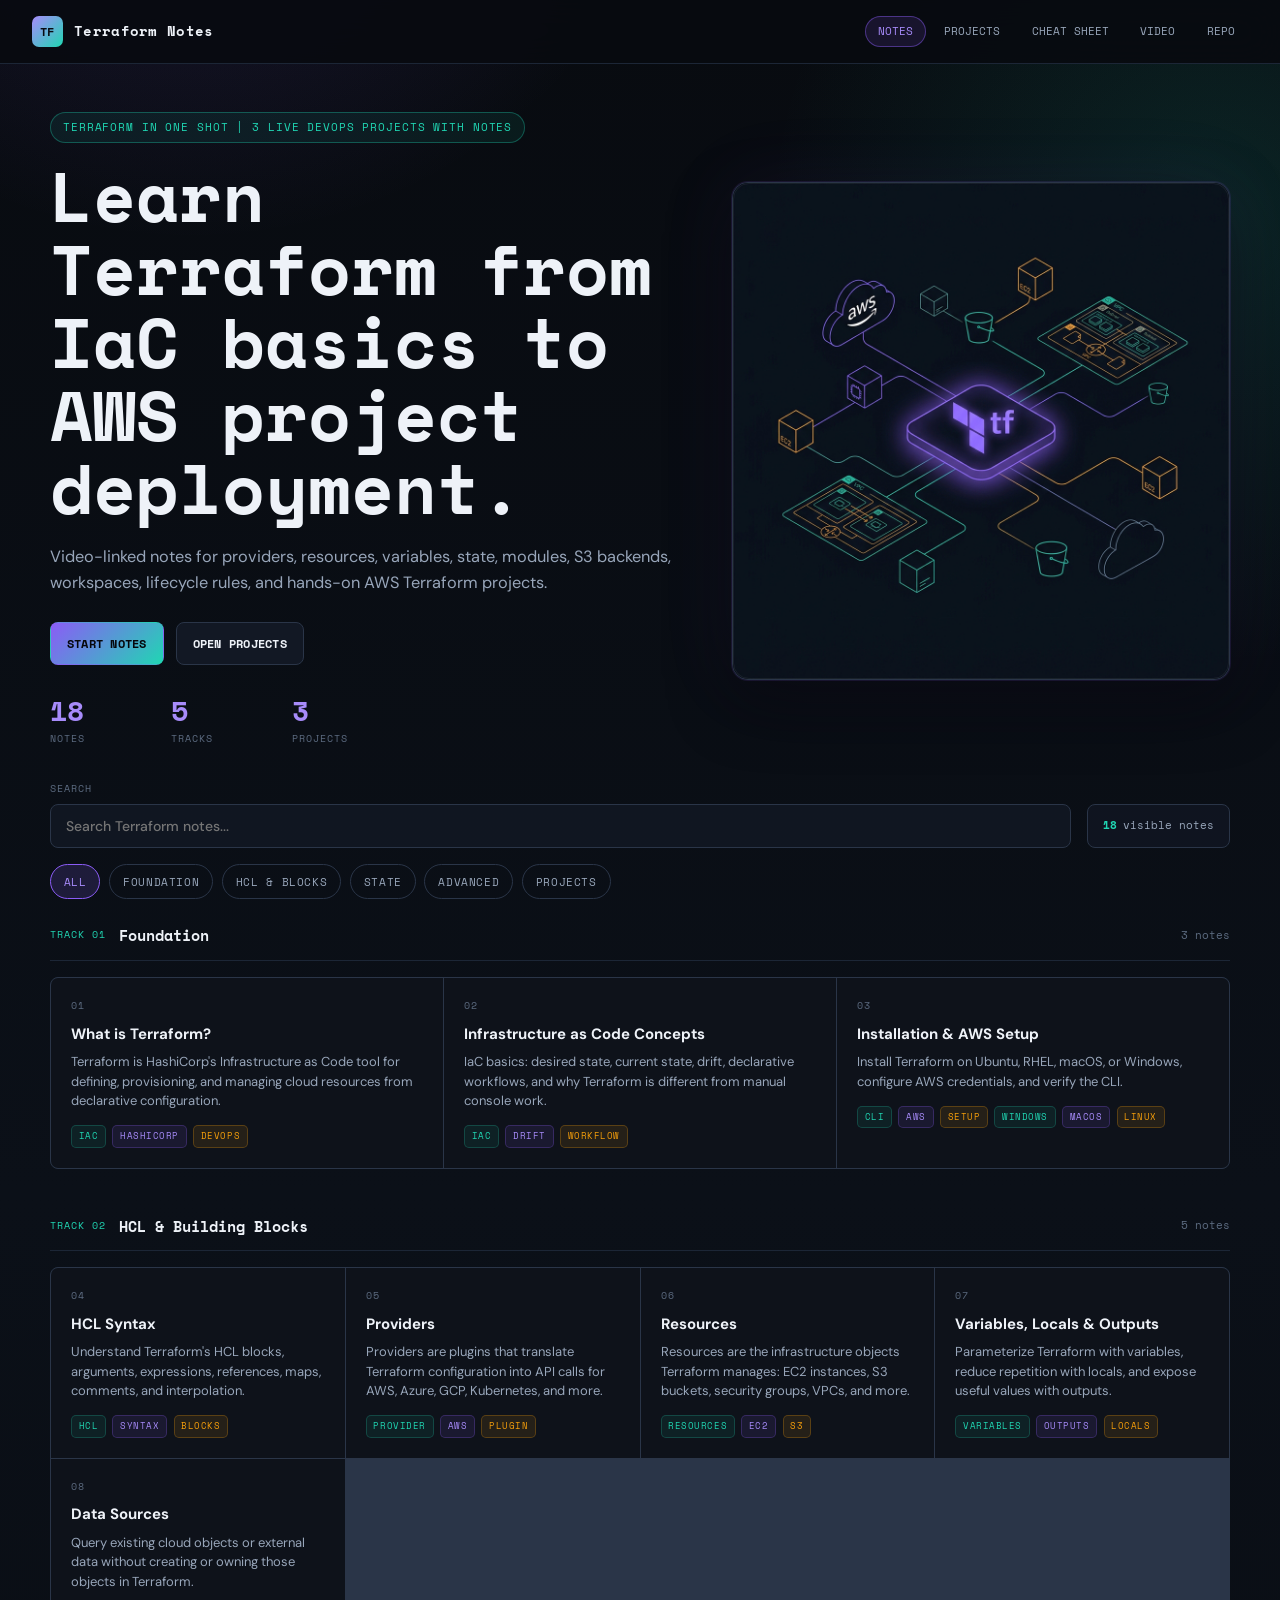
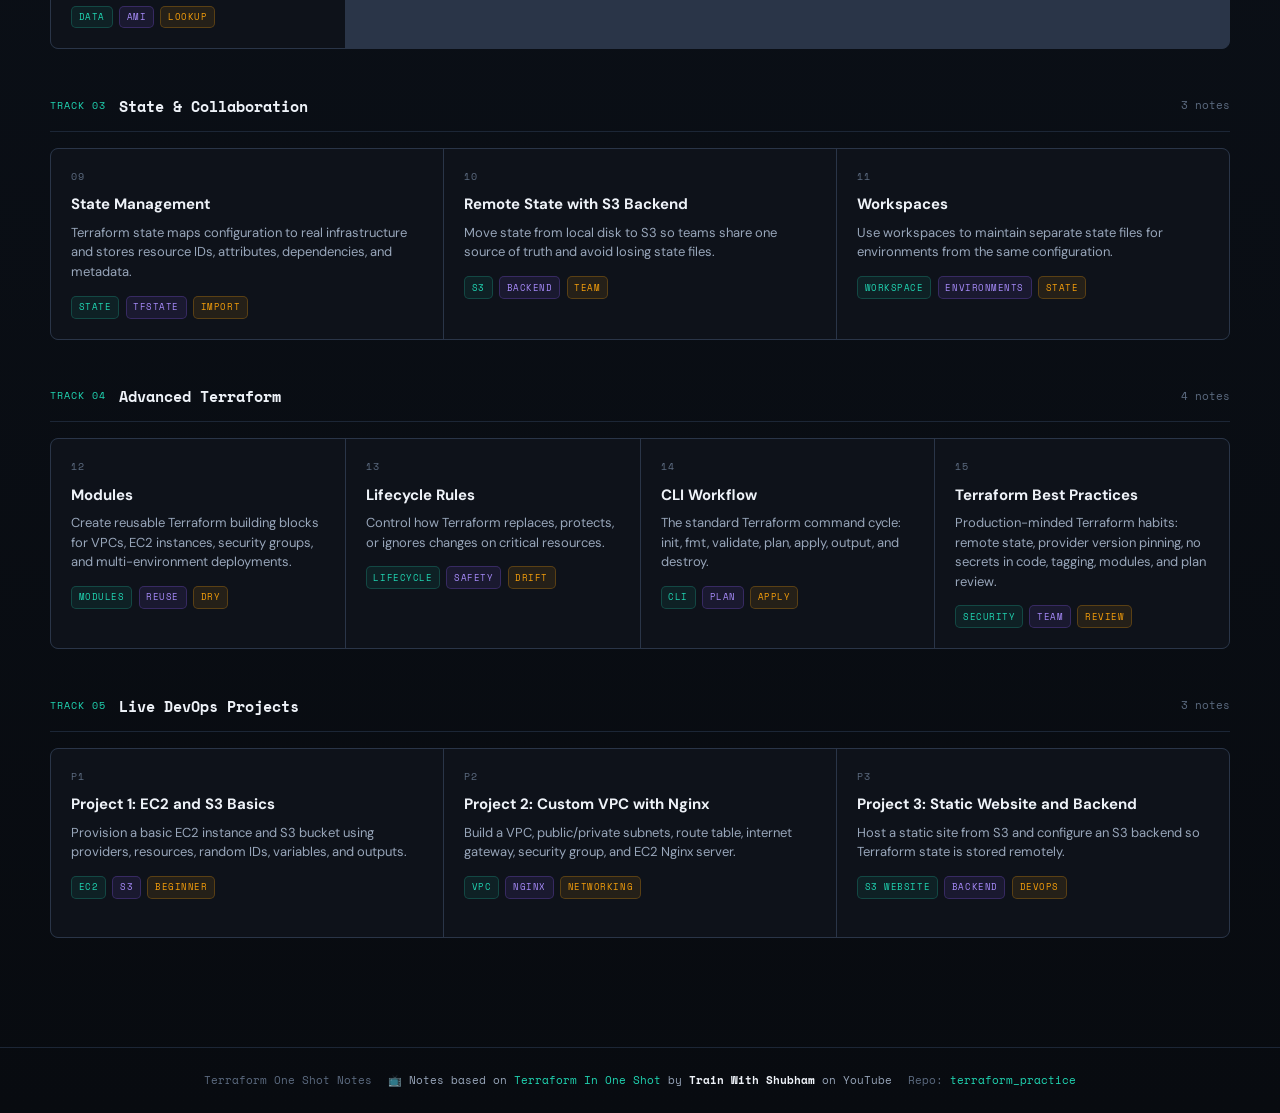
<file: index.html>
<!DOCTYPE html>
<html lang="en">
<head>
  <meta charset="UTF-8">
  <meta name="viewport" content="width=device-width, initial-scale=1.0">
  <title>Terraform Notes | One Shot Hindi</title>
  <meta name="description" content="Multipage Terraform notes for Terraform In One Shot with 3 live DevOps projects.">
  <link rel="preconnect" href="https://fonts.googleapis.com">
  <link rel="preconnect" href="https://fonts.gstatic.com" crossorigin>
  <link href="https://fonts.googleapis.com/css2?family=DM+Sans:wght@400;500;600;700&family=Space+Mono:wght@400;700&display=swap" rel="stylesheet">
  <link rel="icon" href="assets/favicon.svg" type="image/svg+xml">
  <link rel="stylesheet" href="assets/css/site.css">
</head>
<body>
  <header class="site-header">
    <a class="brand" href="index.html" aria-label="Terraform Notes home">
      <span class="brand-mark">tf</span>
      <span>Terraform Notes</span>
    </a>
    <button class="nav-toggle" id="navToggle" aria-label="Toggle navigation" aria-expanded="false" aria-controls="siteNav">
      <svg viewBox="0 0 18 18" aria-hidden="true">
        <line x1="1" y1="4" x2="17" y2="4"/>
        <line x1="1" y1="9" x2="17" y2="9"/>
        <line x1="1" y1="14" x2="17" y2="14"/>
      </svg>
    </button>
    <nav class="site-nav" id="siteNav" aria-label="Primary navigation">
      <a class="active" href="index.html">Notes</a>
      <a href="projects.html">Projects</a>
      <a href="cheat-sheet.html">Cheat Sheet</a>
      <a href="https://www.youtube.com/watch?v=S9mohJI_R34" target="_blank" rel="noreferrer">Video</a>
      <a href="https://github.com/itspriyanshuks17/terraform_practice" target="_blank" rel="noreferrer">Repo</a>
    </nav>
  </header>

  <section class="hero">
    <div class="hero-copy">
      <p class="eyebrow">Terraform In One Shot | 3 Live DevOps Projects with Notes</p>
      <h1>Learn Terraform from IaC basics to AWS project deployment.</h1>
      <p class="hero-sub">
        Video-linked notes for providers, resources, variables, state, modules, S3 backends, workspaces, lifecycle rules, and hands-on AWS Terraform projects.
      </p>
      <div class="hero-actions">
        <a class="btn primary" href="note.html?id=intro">Start Notes</a>
        <a class="btn" href="projects.html">Open Projects</a>
      </div>
      <div class="hero-stats" aria-label="Site statistics">
        <div><strong id="statNotes">18</strong><span>Notes</span></div>
        <div><strong>5</strong><span>Tracks</span></div>
        <div><strong>3</strong><span>Projects</span></div>
      </div>
    </div>
    <div class="hero-illustration" aria-hidden="true">
      <img src="assets/hero-illustration.png" alt="Terraform orchestrating AWS infrastructure — EC2, S3, VPC network diagram">
    </div>
  </section>

  <section class="toolbar" aria-label="Notes search and filters">
    <label class="search-box" for="searchInput">
      <span>Search</span>
      <input id="searchInput" type="search" placeholder="Search Terraform notes..." autocomplete="off">
    </label>
    <div class="visible-count"><strong id="visibleCount">18</strong> visible notes</div>
  </section>

  <div class="filter-bar" id="filterBar" aria-label="Note category filters">
    <button class="filter-btn active" data-cat="all">All</button>
    <button class="filter-btn" data-cat="foundation">Foundation</button>
    <button class="filter-btn" data-cat="language">HCL & Blocks</button>
    <button class="filter-btn" data-cat="state">State</button>
    <button class="filter-btn" data-cat="advanced">Advanced</button>
    <button class="filter-btn" data-cat="projects">Projects</button>
  </div>

  <main class="catalog" id="notesCatalog" aria-live="polite"></main>

  <div class="no-results" id="noResults">
    <div class="empty-mark">0</div>
    <p>No Terraform notes match <strong id="noResultsQuery"></strong>.</p>
  </div>

  <footer class="site-footer">
    <span>Terraform One Shot Notes</span>
    <span class="footer-credit">📺 Notes based on <a href="https://www.youtube.com/watch?v=S9mohJI_R34" target="_blank" rel="noreferrer">Terraform In One Shot</a> by <strong>Train With Shubham</strong> on YouTube</span>
    <span>Repo: <a href="https://github.com/itspriyanshuks17/terraform_practice" target="_blank" rel="noreferrer">terraform_practice</a></span>
  </footer>

  <script src="assets/js/terraform-notes.js"></script>
  <script src="assets/js/home.js"></script>
  <script src="assets/js/nav-toggle.js"></script>
</body>
</html>
</file>
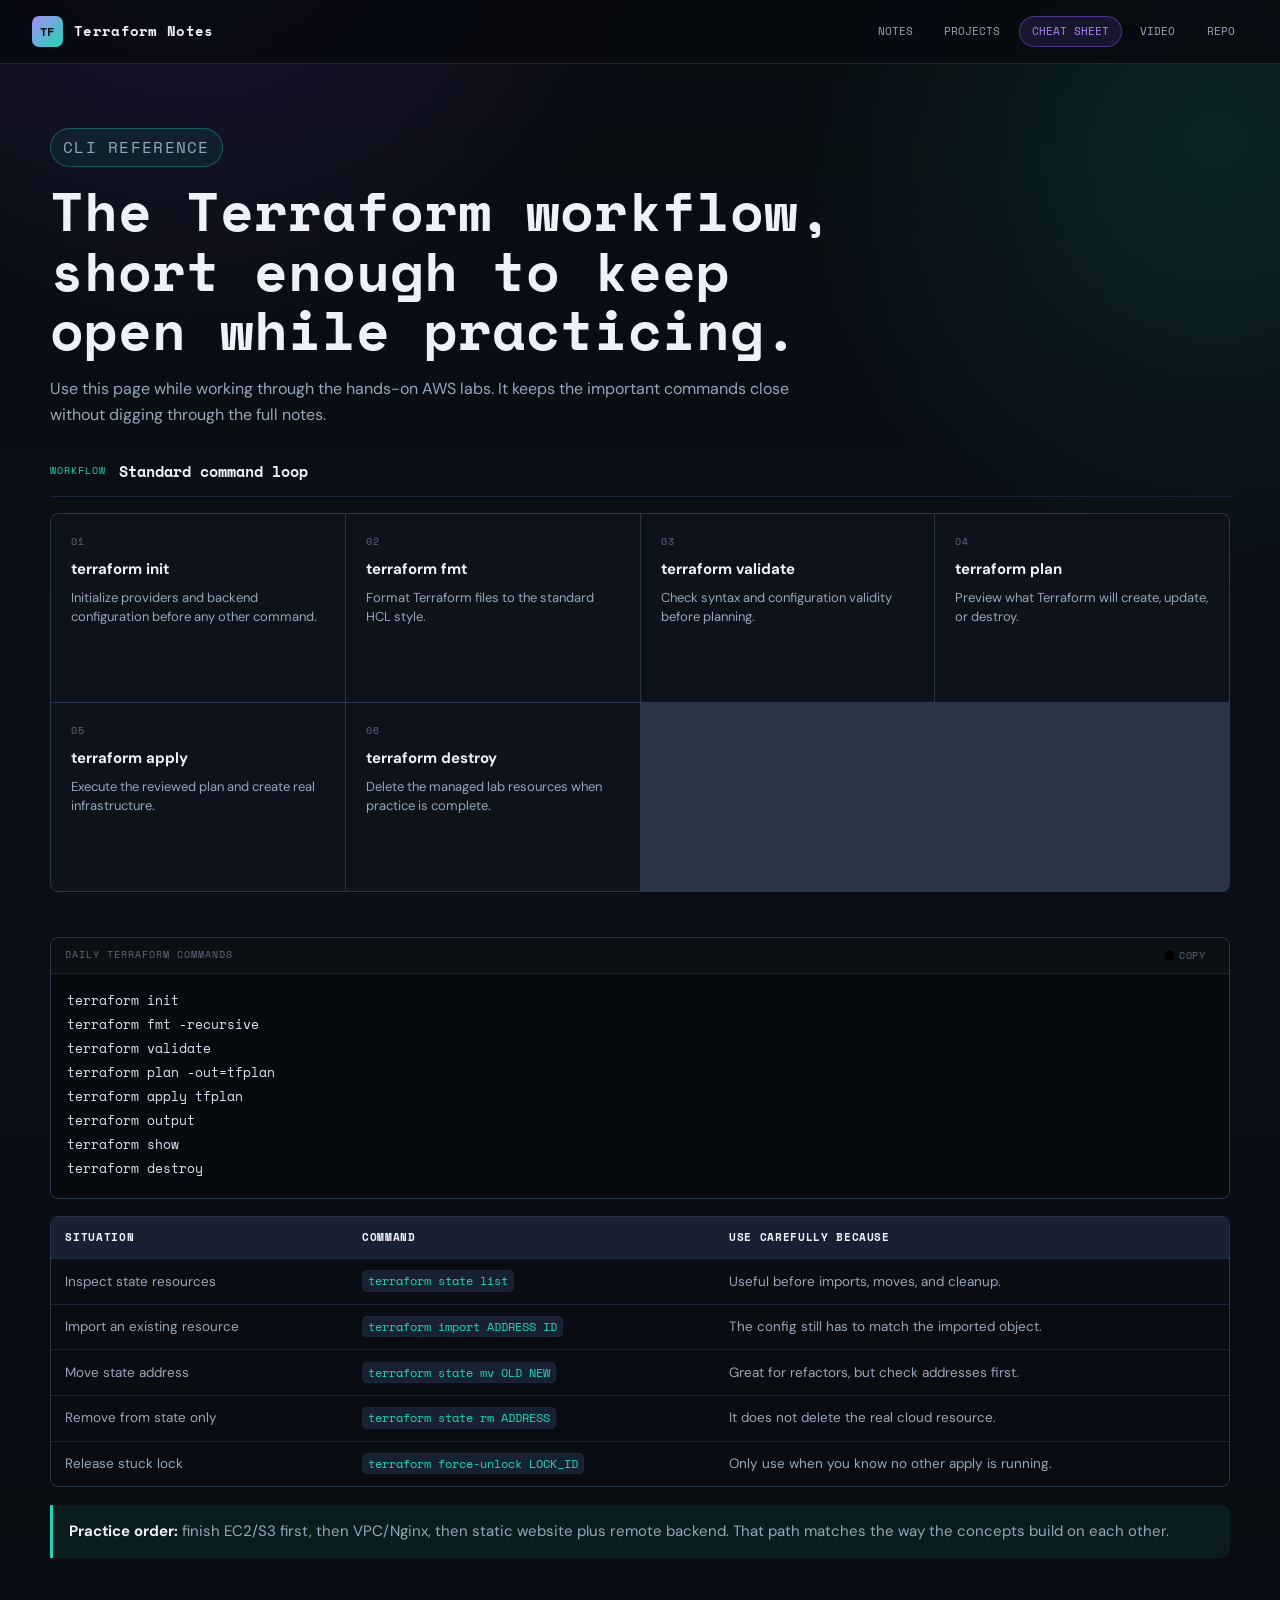
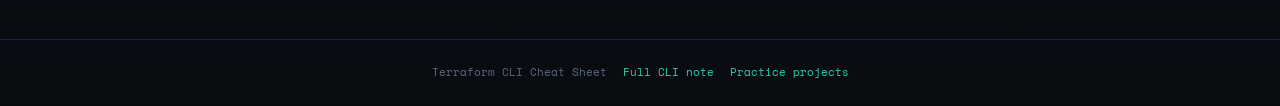
<file: cheat-sheet.html>
<!DOCTYPE html>
<html lang="en">
<head>
  <meta charset="UTF-8">
  <meta name="viewport" content="width=device-width, initial-scale=1.0">
  <title>Terraform Cheat Sheet | One Shot Notes</title>
  <meta name="description" content="Terraform CLI cheat sheet for the Terraform In One Shot Hindi notes site.">
  <link rel="preconnect" href="https://fonts.googleapis.com">
  <link rel="preconnect" href="https://fonts.gstatic.com" crossorigin>
  <link href="https://fonts.googleapis.com/css2?family=DM+Sans:wght@400;500;600;700&family=Space+Mono:wght@400;700&display=swap" rel="stylesheet">
  <link rel="icon" href="assets/favicon.svg" type="image/svg+xml">
  <link rel="stylesheet" href="assets/css/site.css">
</head>
<body>
  <header class="site-header">
    <a class="brand" href="index.html" aria-label="Terraform Notes home">
      <span class="brand-mark">tf</span>
      <span>Terraform Notes</span>
    </a>
    <button class="nav-toggle" id="navToggle" aria-label="Toggle navigation" aria-expanded="false" aria-controls="siteNav">
      <svg viewBox="0 0 18 18" aria-hidden="true">
        <line x1="1" y1="4" x2="17" y2="4"/>
        <line x1="1" y1="9" x2="17" y2="9"/>
        <line x1="1" y1="14" x2="17" y2="14"/>
      </svg>
    </button>
    <nav class="site-nav" id="siteNav" aria-label="Primary navigation">
      <a href="index.html">Notes</a>
      <a href="projects.html">Projects</a>
      <a class="active" href="cheat-sheet.html">Cheat Sheet</a>
      <a href="https://www.youtube.com/watch?v=S9mohJI_R34" target="_blank" rel="noreferrer">Video</a>
      <a href="https://github.com/itspriyanshuks17/terraform_practice" target="_blank" rel="noreferrer">Repo</a>
    </nav>
  </header>

  <main class="page-shell">
    <section class="page-hero">
      <p class="eyebrow">CLI Reference</p>
      <h1>The Terraform workflow, short enough to keep open while practicing.</h1>
      <p>Use this page while working through the hands-on AWS labs. It keeps the important commands close without digging through the full notes.</p>
    </section>

    <section class="section">
      <div class="section-header">
        <span class="section-kicker">Workflow</span>
        <h2 class="section-title">Standard command loop</h2>
      </div>
      <div class="quick-grid">
        <a class="quick-card" href="note.html?id=cli">
          <div class="quick-label">01</div>
          <h3>terraform init</h3>
          <p>Initialize providers and backend configuration before any other command.</p>
          <span class="arrow">-&gt;</span>
        </a>
        <a class="quick-card" href="note.html?id=cli">
          <div class="quick-label">02</div>
          <h3>terraform fmt</h3>
          <p>Format Terraform files to the standard HCL style.</p>
          <span class="arrow">-&gt;</span>
        </a>
        <a class="quick-card" href="note.html?id=cli">
          <div class="quick-label">03</div>
          <h3>terraform validate</h3>
          <p>Check syntax and configuration validity before planning.</p>
          <span class="arrow">-&gt;</span>
        </a>
        <a class="quick-card" href="note.html?id=cli">
          <div class="quick-label">04</div>
          <h3>terraform plan</h3>
          <p>Preview what Terraform will create, update, or destroy.</p>
          <span class="arrow">-&gt;</span>
        </a>
        <a class="quick-card" href="note.html?id=cli">
          <div class="quick-label">05</div>
          <h3>terraform apply</h3>
          <p>Execute the reviewed plan and create real infrastructure.</p>
          <span class="arrow">-&gt;</span>
        </a>
        <a class="quick-card" href="note.html?id=cli">
          <div class="quick-label">06</div>
          <h3>terraform destroy</h3>
          <p>Delete the managed lab resources when practice is complete.</p>
          <span class="arrow">-&gt;</span>
        </a>
      </div>
    </section>

    <section class="article-section">
      <div class="code-card">
        <div class="code-title">
          <span>Daily Terraform commands</span>
          <button class="copy-btn" data-copy-btn aria-label="Copy code to clipboard">
            <svg viewBox="0 0 16 16" aria-hidden="true"><rect x="5" y="2" width="9" height="11" rx="1.5"/><rect x="2" y="5" width="9" height="11" rx="1.5"/></svg>
            <span>Copy</span>
          </button>
        </div>
        <pre><code>terraform init
terraform fmt -recursive
terraform validate
terraform plan -out=tfplan
terraform apply tfplan
terraform output
terraform show
terraform destroy</code></pre>
      </div>
    </section>

    <section class="article-section">
      <div class="note-table">
        <table>
          <thead>
            <tr>
              <th>Situation</th>
              <th>Command</th>
              <th>Use carefully because</th>
            </tr>
          </thead>
          <tbody>
            <tr>
              <td>Inspect state resources</td>
              <td><code>terraform state list</code></td>
              <td>Useful before imports, moves, and cleanup.</td>
            </tr>
            <tr>
              <td>Import an existing resource</td>
              <td><code>terraform import ADDRESS ID</code></td>
              <td>The config still has to match the imported object.</td>
            </tr>
            <tr>
              <td>Move state address</td>
              <td><code>terraform state mv OLD NEW</code></td>
              <td>Great for refactors, but check addresses first.</td>
            </tr>
            <tr>
              <td>Remove from state only</td>
              <td><code>terraform state rm ADDRESS</code></td>
              <td>It does not delete the real cloud resource.</td>
            </tr>
            <tr>
              <td>Release stuck lock</td>
              <td><code>terraform force-unlock LOCK_ID</code></td>
              <td>Only use when you know no other apply is running.</td>
            </tr>
          </tbody>
        </table>
      </div>
    </section>

    <section class="article-section">
      <div class="callout success">
        <strong>Practice order:</strong> finish EC2/S3 first, then VPC/Nginx, then static website plus remote backend. That path matches the way the concepts build on each other.
      </div>
    </section>
  </main>

  <footer class="site-footer">
    <span>Terraform CLI Cheat Sheet</span>
    <span><a href="note.html?id=cli">Full CLI note</a></span>
    <span><a href="projects.html">Practice projects</a></span>
  </footer>
  <script src="assets/js/nav-toggle.js"></script>
</body>
</html>
</file>
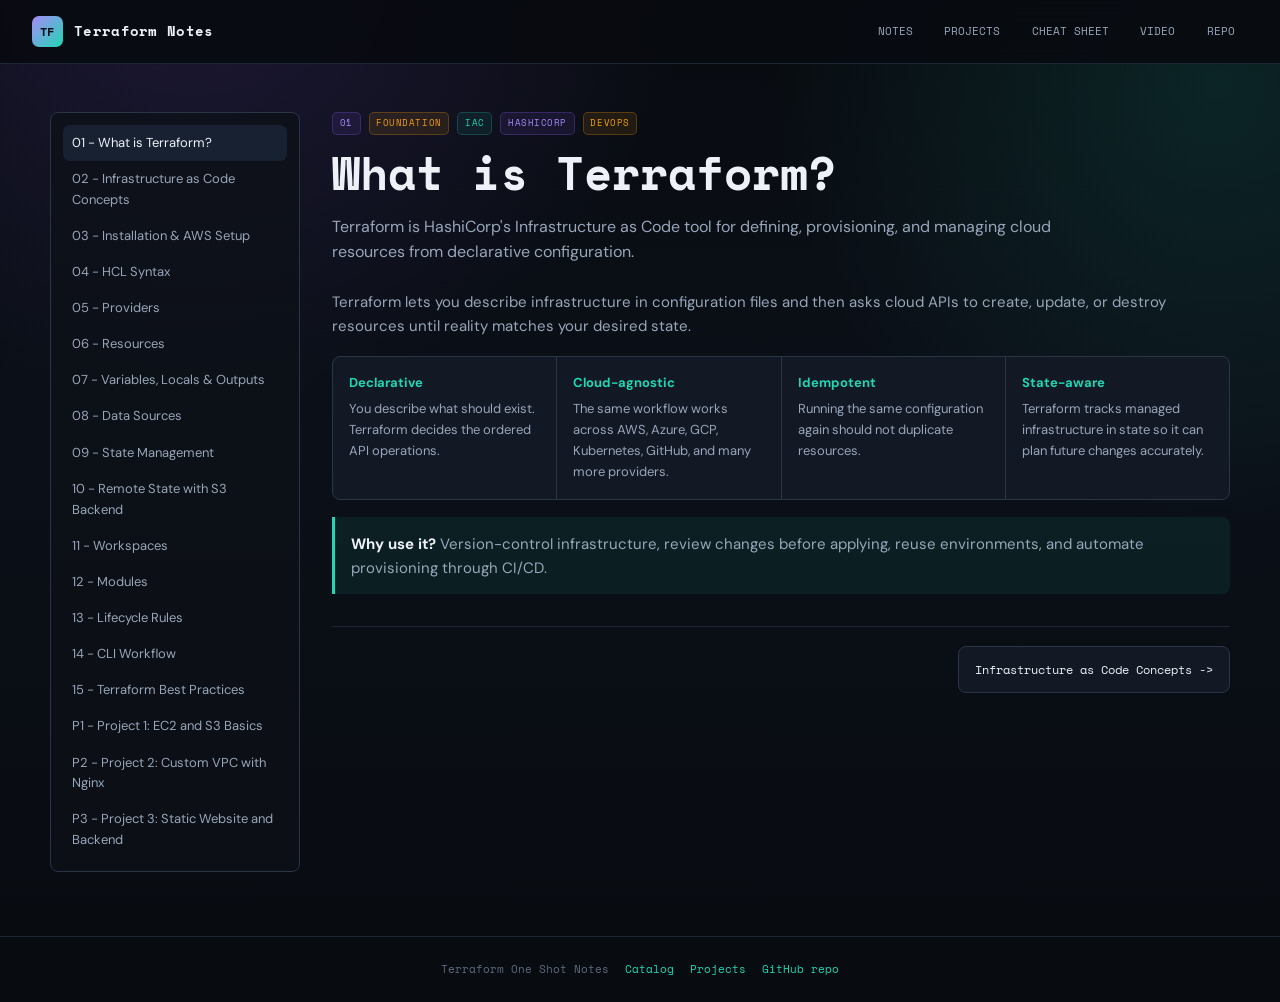
<file: note.html>
<!DOCTYPE html>
<html lang="en">
<head>
  <meta charset="UTF-8">
  <meta name="viewport" content="width=device-width, initial-scale=1.0">
  <title>Terraform Note</title>
  <meta name="description" content="Terraform topic note from the Terraform In One Shot Hindi notes site.">
  <link rel="preconnect" href="https://fonts.googleapis.com">
  <link rel="preconnect" href="https://fonts.gstatic.com" crossorigin>
  <link href="https://fonts.googleapis.com/css2?family=DM+Sans:wght@400;500;600;700&family=Space+Mono:wght@400;700&display=swap" rel="stylesheet">
  <link rel="icon" href="assets/favicon.svg" type="image/svg+xml">
  <link rel="stylesheet" href="assets/css/site.css">
</head>
<body>
  <header class="site-header">
    <a class="brand" href="index.html" aria-label="Terraform Notes home">
      <span class="brand-mark">tf</span>
      <span>Terraform Notes</span>
    </a>
    <button class="nav-toggle" id="navToggle" aria-label="Toggle navigation" aria-expanded="false" aria-controls="siteNav">
      <svg viewBox="0 0 18 18" aria-hidden="true">
        <line x1="1" y1="4" x2="17" y2="4"/>
        <line x1="1" y1="9" x2="17" y2="9"/>
        <line x1="1" y1="14" x2="17" y2="14"/>
      </svg>
    </button>
    <nav class="site-nav" id="siteNav" aria-label="Primary navigation">
      <a href="index.html">Notes</a>
      <a href="projects.html">Projects</a>
      <a href="cheat-sheet.html">Cheat Sheet</a>
      <a href="https://www.youtube.com/watch?v=S9mohJI_R34" target="_blank" rel="noreferrer">Video</a>
      <a href="https://github.com/itspriyanshuks17/terraform_practice" target="_blank" rel="noreferrer">Repo</a>
    </nav>
  </header>

  <main class="page-shell note-layout">
    <aside class="note-sidebar" aria-label="All Terraform notes">
      <button class="note-sidebar-toggle" id="sidebarToggle" aria-expanded="true" aria-controls="noteList">
        All Notes
        <svg width="14" height="14" viewBox="0 0 14 14" fill="none" stroke="currentColor" stroke-width="2" stroke-linecap="round" aria-hidden="true"><polyline points="2 5 7 10 12 5"/></svg>
      </button>
      <div id="noteList"></div>
    </aside>

    <article class="note-article" id="noteArticle">
      <div class="note-topline" id="noteTopline"></div>
      <h1 id="noteTitle">Terraform Note</h1>
      <p class="note-summary" id="noteSummary"></p>
      <div id="noteBody"></div>
      <nav class="pager" id="notePager" aria-label="Previous and next notes"></nav>
    </article>
  </main>

  <footer class="site-footer">
    <span>Terraform One Shot Notes</span>
    <span><a href="index.html">Catalog</a></span>
    <span><a href="projects.html">Projects</a></span>
    <span><a href="https://github.com/itspriyanshuks17/terraform_practice" target="_blank" rel="noreferrer">GitHub repo</a></span>
  </footer>

  <script src="assets/js/terraform-notes.js"></script>
  <script src="assets/js/note.js"></script>
  <script src="assets/js/nav-toggle.js"></script>
</body>
</html>
</file>
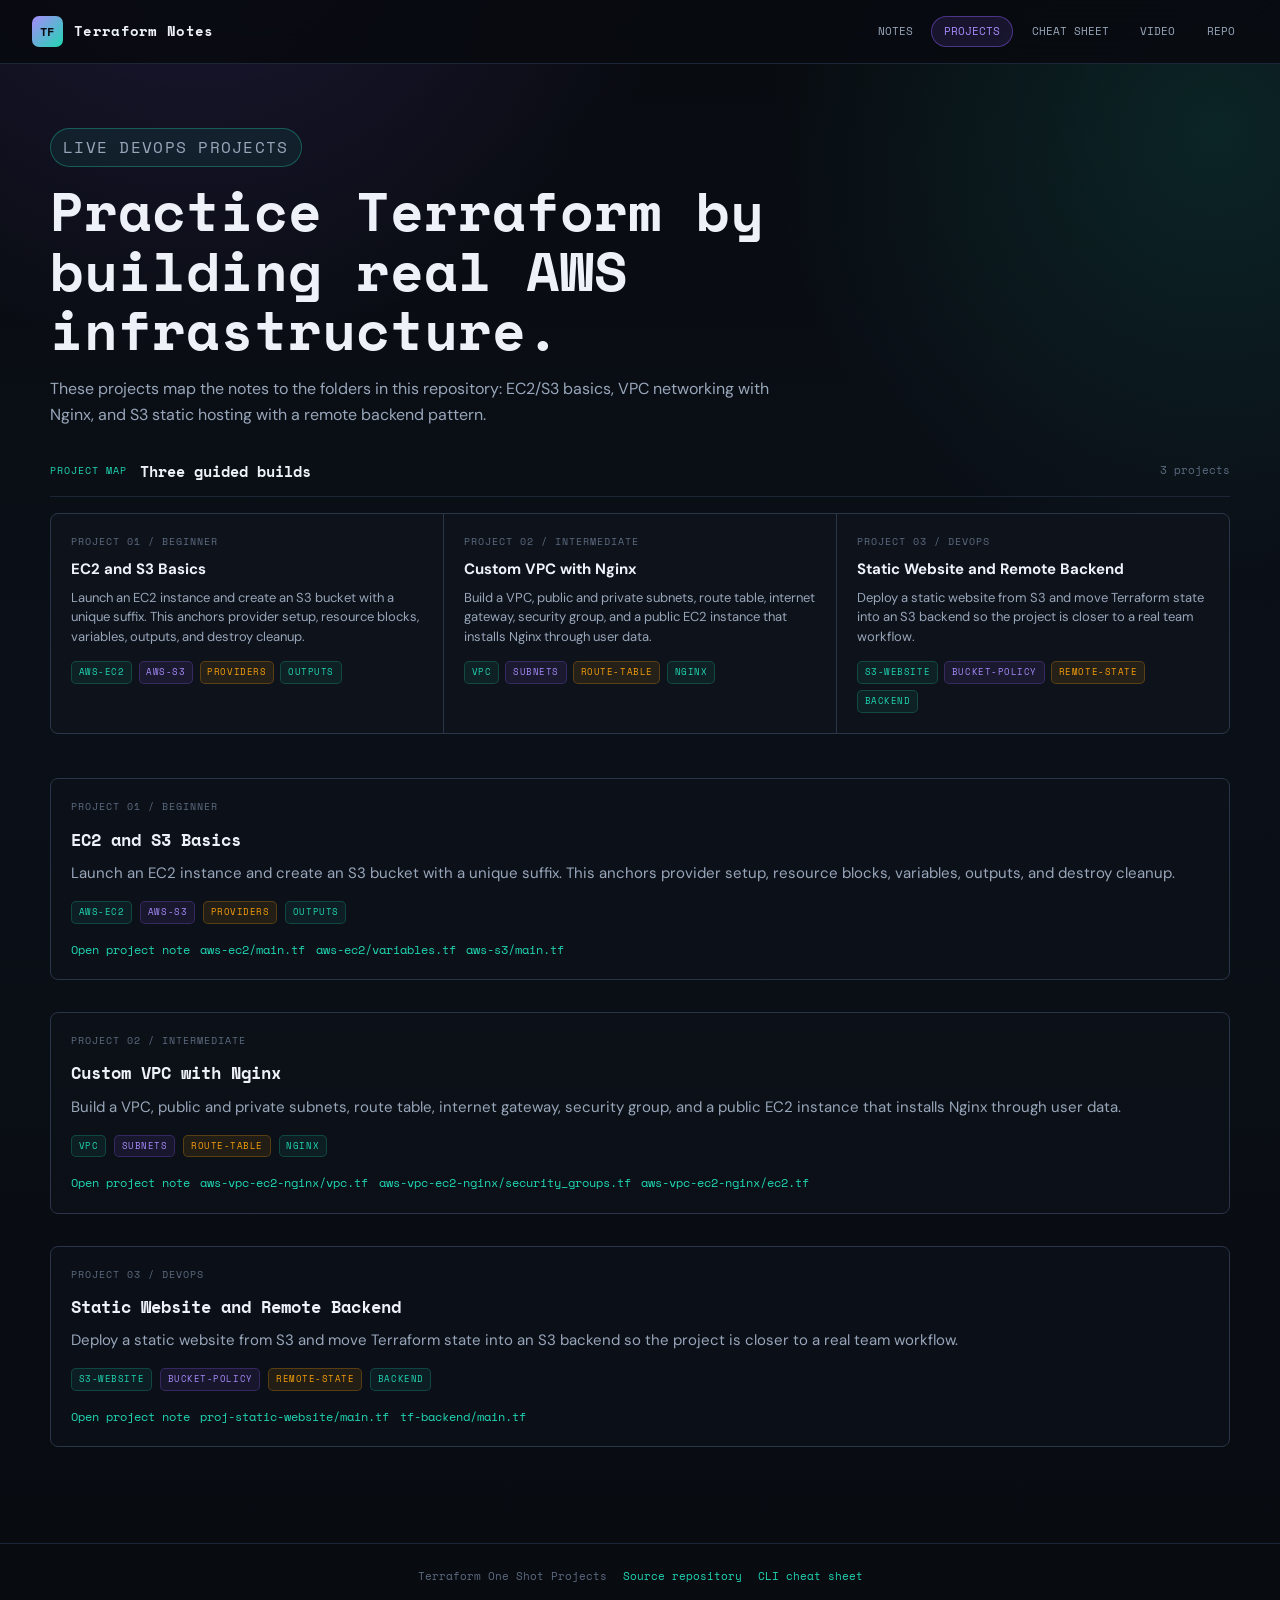
<file: projects.html>
<!DOCTYPE html>
<html lang="en">
<head>
  <meta charset="UTF-8">
  <meta name="viewport" content="width=device-width, initial-scale=1.0">
  <title>Terraform Projects | One Shot Notes</title>
  <meta name="description" content="Three Terraform DevOps projects from the Terraform In One Shot Hindi notes site.">
  <link rel="preconnect" href="https://fonts.googleapis.com">
  <link rel="preconnect" href="https://fonts.gstatic.com" crossorigin>
  <link href="https://fonts.googleapis.com/css2?family=DM+Sans:wght@400;500;600;700&family=Space+Mono:wght@400;700&display=swap" rel="stylesheet">
  <link rel="icon" href="assets/favicon.svg" type="image/svg+xml">
  <link rel="stylesheet" href="assets/css/site.css">
</head>
<body>
  <header class="site-header">
    <a class="brand" href="index.html" aria-label="Terraform Notes home">
      <span class="brand-mark">tf</span>
      <span>Terraform Notes</span>
    </a>
    <button class="nav-toggle" id="navToggle" aria-label="Toggle navigation" aria-expanded="false" aria-controls="siteNav">
      <svg viewBox="0 0 18 18" aria-hidden="true">
        <line x1="1" y1="4" x2="17" y2="4"/>
        <line x1="1" y1="9" x2="17" y2="9"/>
        <line x1="1" y1="14" x2="17" y2="14"/>
      </svg>
    </button>
    <nav class="site-nav" id="siteNav" aria-label="Primary navigation">
      <a href="index.html">Notes</a>
      <a class="active" href="projects.html">Projects</a>
      <a href="cheat-sheet.html">Cheat Sheet</a>
      <a href="https://www.youtube.com/watch?v=S9mohJI_R34" target="_blank" rel="noreferrer">Video</a>
      <a href="https://github.com/itspriyanshuks17/terraform_practice" target="_blank" rel="noreferrer">Repo</a>
    </nav>
  </header>

  <main class="page-shell">
    <section class="page-hero">
      <p class="eyebrow">Live DevOps Projects</p>
      <h1>Practice Terraform by building real AWS infrastructure.</h1>
      <p>These projects map the notes to the folders in this repository: EC2/S3 basics, VPC networking with Nginx, and S3 static hosting with a remote backend pattern.</p>
    </section>

    <section class="section">
      <div class="section-header">
        <span class="section-kicker">Project Map</span>
        <h2 class="section-title">Three guided builds</h2>
        <span class="section-count">3 projects</span>
      </div>
      <div class="project-grid" id="projectGrid"></div>
    </section>

    <section id="projectDetails" aria-label="Project details"></section>
  </main>

  <footer class="site-footer">
    <span>Terraform One Shot Projects</span>
    <span><a href="https://github.com/itspriyanshuks17/terraform_practice" target="_blank" rel="noreferrer">Source repository</a></span>
    <span><a href="cheat-sheet.html">CLI cheat sheet</a></span>
  </footer>

  <script src="assets/js/terraform-notes.js"></script>
  <script src="assets/js/projects.js"></script>
  <script src="assets/js/nav-toggle.js"></script>
</body>
</html>
</file>
<file: assets/css/site.css>
:root {
  --bg: #080b10;
  --bg-soft: #0d1118;
  --surface: #121824;
  --surface-2: #182131;
  --surface-3: #202b3d;
  --border: #2a3548;
  --border-soft: #1c2636;
  --violet: #8b5cf6;
  --violet-strong: #a78bfa;
  --teal: #20d6b3;
  --amber: #f59e0b;
  --blue: #54a6ff;
  --green: #39d98a;
  --red: #ff6b6b;
  --text: #eef2f8;
  --muted: #98a6ba;
  --dim: #5c6b80;
  --code: #070a0f;
  --mono: "Space Mono", ui-monospace, SFMono-Regular, Menlo, Consolas, monospace;
  --sans: "DM Sans", system-ui, -apple-system, BlinkMacSystemFont, "Segoe UI", sans-serif;
  --shadow: 0 22px 60px rgba(0, 0, 0, 0.32);
}

* {
  box-sizing: border-box;
}

/* Safe-area padding for notched / Dynamic Island iPhones */
@supports (padding-top: env(safe-area-inset-top)) {
  .site-header {
    padding-left: max(1.25rem, env(safe-area-inset-left));
    padding-right: max(1.25rem, env(safe-area-inset-right));
  }
  .site-footer {
    padding-bottom: max(1.5rem, env(safe-area-inset-bottom));
  }
}

html {
  scroll-behavior: smooth;
}

body {
  margin: 0;
  min-height: 100vh;
  background:
    radial-gradient(circle at 15% -10%, rgba(139, 92, 246, 0.18), transparent 32rem),
    radial-gradient(circle at 95% 8%, rgba(32, 214, 179, 0.12), transparent 28rem),
    linear-gradient(180deg, #080b10 0%, #0b1018 44%, #080b10 100%);
  color: var(--text);
  font-family: var(--sans);
  font-size: 15px;
  line-height: 1.6;
}

a {
  color: inherit;
}

img {
  display: block;
  max-width: 100%;
}

.site-header {
  position: sticky;
  top: 0;
  z-index: 20;
  height: 64px;
  display: flex;
  align-items: center;
  gap: 1.5rem;
  padding: 0 2rem;
  background: rgba(8, 11, 16, 0.9);
  border-bottom: 1px solid var(--border-soft);
  backdrop-filter: blur(18px);
}

.brand {
  display: inline-flex;
  align-items: center;
  gap: 0.7rem;
  color: var(--text);
  font-family: var(--mono);
  font-size: 14px;
  font-weight: 700;
  letter-spacing: 0.02em;
  text-decoration: none;
  white-space: nowrap;
}

.brand-mark {
  width: 31px;
  height: 31px;
  display: inline-flex;
  align-items: center;
  justify-content: center;
  border-radius: 7px;
  color: #090b12;
  background: linear-gradient(135deg, var(--violet-strong), var(--teal));
  font-family: var(--mono);
  font-size: 12px;
  font-weight: 700;
  text-transform: uppercase;
}

.site-nav {
  margin-left: auto;
  display: flex;
  align-items: center;
  gap: 0.35rem;
  overflow-x: auto;
}

.site-nav a {
  border: 1px solid transparent;
  border-radius: 999px;
  color: var(--muted);
  font-family: var(--mono);
  font-size: 11px;
  line-height: 1;
  padding: 0.55rem 0.75rem;
  text-decoration: none;
  text-transform: uppercase;
  white-space: nowrap;
}

.site-nav a:hover,
.site-nav a.active {
  border-color: rgba(139, 92, 246, 0.45);
  background: rgba(139, 92, 246, 0.13);
  color: var(--violet-strong);
}

.hero {
  width: min(1180px, calc(100% - 4rem));
  margin: 0 auto;
  min-height: 560px;
  display: grid;
  grid-template-columns: minmax(0, 1.04fr) minmax(320px, 0.82fr);
  align-items: center;
  gap: clamp(2rem, 4vw, 4rem);
  padding: 3rem 0 2rem;
}

.hero-copy {
  min-width: 0;
}

.eyebrow {
  width: fit-content;
  margin: 0 0 1rem;
  border: 1px solid rgba(32, 214, 179, 0.32);
  border-radius: 999px;
  background: rgba(32, 214, 179, 0.08);
  color: var(--teal);
  font-family: var(--mono);
  font-size: 11px;
  letter-spacing: 0.08em;
  padding: 0.35rem 0.75rem;
  text-transform: uppercase;
}

.hero h1 {
  max-width: 770px;
  margin: 0;
  font-family: var(--mono);
  font-size: 4.35rem;
  line-height: 1.05;
  letter-spacing: 0;
}

.hero-sub {
  max-width: 680px;
  margin: 1.25rem 0 0;
  color: var(--muted);
  font-size: 1.02rem;
}

.hero-actions {
  display: flex;
  flex-wrap: wrap;
  gap: 0.75rem;
  margin-top: 1.6rem;
}

.btn {
  display: inline-flex;
  align-items: center;
  justify-content: center;
  min-height: 40px;
  border: 1px solid var(--border);
  border-radius: 8px;
  background: var(--surface);
  color: var(--text);
  font-family: var(--mono);
  font-size: 12px;
  font-weight: 700;
  letter-spacing: 0.02em;
  padding: 0.7rem 1rem;
  text-decoration: none;
  text-transform: uppercase;
  transition: transform 0.16s ease, border-color 0.16s ease, background 0.16s ease;
}

.btn:hover {
  border-color: var(--teal);
  transform: translateY(-1px);
}

.btn.primary {
  border-color: transparent;
  background: linear-gradient(135deg, var(--violet), var(--teal));
  color: #05070b;
}

.hero-stats {
  display: flex;
  flex-wrap: wrap;
  gap: 1.8rem;
  margin-top: 2rem;
}

.hero-stats div {
  min-width: 92px;
}

.hero-stats strong {
  display: block;
  color: var(--violet-strong);
  font-family: var(--mono);
  font-size: 1.75rem;
  line-height: 1;
}

.hero-stats span {
  color: var(--dim);
  font-family: var(--mono);
  font-size: 10px;
  letter-spacing: 0.1em;
  text-transform: uppercase;
}

.hero-illustration {
  position: relative;
  align-self: center;
  overflow: hidden;
  border: 1px solid var(--border);
  border-radius: 16px;
  background: var(--surface);
  box-shadow:
    0 0 0 1px rgba(139, 92, 246, 0.12),
    0 24px 64px rgba(0, 0, 0, 0.42),
    0 0 80px rgba(139, 92, 246, 0.08);
  transition: transform 0.3s ease, box-shadow 0.3s ease;
}

.hero-illustration::after {
  content: "";
  position: absolute;
  inset: 0;
  border: 1px solid rgba(255, 255, 255, 0.06);
  border-radius: inherit;
  pointer-events: none;
}

.hero-illustration:hover {
  transform: translateY(-4px) scale(1.01);
  box-shadow:
    0 0 0 1px rgba(139, 92, 246, 0.22),
    0 32px 80px rgba(0, 0, 0, 0.5),
    0 0 120px rgba(139, 92, 246, 0.14);
}

.hero-illustration img {
  width: 100%;
  aspect-ratio: 1 / 1;
  object-fit: cover;
  display: block;
}

.toolbar {
  width: min(1180px, calc(100% - 4rem));
  margin: 0 auto;
  display: flex;
  align-items: end;
  gap: 1rem;
  padding: 0 0 1rem;
}

.search-box {
  flex: 1;
  position: relative;
}

.search-box span {
  display: block;
  margin-bottom: 0.4rem;
  color: var(--dim);
  font-family: var(--mono);
  font-size: 10px;
  letter-spacing: 0.1em;
  text-transform: uppercase;
}

.search-box input {
  width: 100%;
  min-height: 44px;
  border: 1px solid var(--border);
  border-radius: 8px;
  background: rgba(18, 24, 36, 0.85);
  color: var(--text);
  font: 500 14px var(--sans);
  outline: none;
  padding: 0.72rem 0.95rem;
}

.search-box input:focus {
  border-color: var(--violet);
  box-shadow: 0 0 0 3px rgba(139, 92, 246, 0.16);
}

.visible-count {
  min-height: 44px;
  display: flex;
  align-items: center;
  border: 1px solid var(--border);
  border-radius: 8px;
  background: rgba(18, 24, 36, 0.7);
  color: var(--muted);
  font-family: var(--mono);
  font-size: 11px;
  padding: 0 0.95rem;
  white-space: nowrap;
}

.visible-count strong {
  color: var(--teal);
  margin-right: 0.35rem;
}

.filter-bar {
  width: min(1180px, calc(100% - 4rem));
  margin: 0 auto 1.5rem;
  display: flex;
  flex-wrap: wrap;
  gap: 0.55rem;
}

.filter-btn {
  border: 1px solid var(--border);
  border-radius: 999px;
  background: transparent;
  color: var(--muted);
  cursor: pointer;
  font-family: var(--mono);
  font-size: 10.5px;
  letter-spacing: 0.06em;
  padding: 0.55rem 0.8rem;
  text-transform: uppercase;
}

.filter-btn:hover,
.filter-btn.active {
  border-color: var(--violet);
  background: rgba(139, 92, 246, 0.16);
  color: var(--violet-strong);
}

.catalog {
  width: min(1180px, calc(100% - 4rem));
  margin: 0 auto;
  padding-bottom: 4rem;
}

.section {
  margin-bottom: 2.8rem;
}

.section-header {
  display: flex;
  align-items: center;
  gap: 0.8rem;
  margin-bottom: 1rem;
  border-bottom: 1px solid var(--border-soft);
  padding-bottom: 0.8rem;
}

.section-kicker {
  color: var(--teal);
  font-family: var(--mono);
  font-size: 10px;
  letter-spacing: 0.1em;
  text-transform: uppercase;
}

.section-title {
  margin: 0;
  color: var(--text);
  font-family: var(--mono);
  font-size: 15px;
}

.section-count {
  margin-left: auto;
  color: var(--dim);
  font-family: var(--mono);
  font-size: 11px;
}

.notes-grid,
.project-grid,
.quick-grid {
  display: grid;
  grid-template-columns: repeat(auto-fit, minmax(290px, 1fr));
  gap: 1px;
  overflow: hidden;
  border: 1px solid var(--border);
  border-radius: 8px;
  background: var(--border);
}

.note-card,
.project-card,
.quick-card {
  position: relative;
  display: block;
  min-height: 188px;
  background: rgba(13, 17, 24, 0.96);
  padding: 1.25rem;
  color: var(--text);
  text-decoration: none;
  transition: background 0.16s ease;
}

.note-card::before,
.project-card::before,
.quick-card::before {
  content: "";
  position: absolute;
  inset: 0 auto 0 0;
  width: 3px;
  background: transparent;
  transition: background 0.16s ease;
}

.note-card:hover,
.project-card:hover,
.quick-card:hover {
  background: var(--surface);
}

.note-card:hover::before,
.project-card:hover::before,
.quick-card:hover::before {
  background: var(--teal);
}

.note-num,
.project-level,
.quick-label {
  color: var(--dim);
  font-family: var(--mono);
  font-size: 10px;
  letter-spacing: 0.1em;
  margin-bottom: 0.65rem;
  text-transform: uppercase;
}

.note-title,
.project-card h3,
.quick-card h3 {
  margin: 0 1.5rem 0.5rem 0;
  color: var(--text);
  font-size: 15px;
  font-weight: 700;
  line-height: 1.3;
}

.note-desc,
.project-card p,
.quick-card p {
  margin: 0 0 0.9rem;
  color: var(--muted);
  font-size: 13px;
  line-height: 1.5;
}

.tag-row {
  display: flex;
  flex-wrap: wrap;
  gap: 0.4rem;
}

.tag {
  border: 1px solid rgba(32, 214, 179, 0.22);
  border-radius: 5px;
  background: rgba(32, 214, 179, 0.08);
  color: var(--teal);
  font-family: var(--mono);
  font-size: 9px;
  letter-spacing: 0.06em;
  padding: 0.2rem 0.42rem;
  text-transform: uppercase;
}

.tag.violet {
  border-color: rgba(139, 92, 246, 0.25);
  background: rgba(139, 92, 246, 0.1);
  color: var(--violet-strong);
}

.tag.amber {
  border-color: rgba(245, 158, 11, 0.25);
  background: rgba(245, 158, 11, 0.1);
  color: var(--amber);
}

.arrow {
  position: absolute;
  top: 1.25rem;
  right: 1.2rem;
  color: var(--teal);
  font-family: var(--mono);
  opacity: 0;
  transform: translateX(-4px);
  transition: opacity 0.16s ease, transform 0.16s ease;
}

.note-card:hover .arrow,
.project-card:hover .arrow,
.quick-card:hover .arrow {
  opacity: 1;
  transform: translateX(0);
}

.hidden,
.section.hidden {
  display: none !important;
}

.no-results {
  display: none;
  width: min(1180px, calc(100% - 4rem));
  margin: 0 auto 4rem;
  border: 1px dashed var(--border);
  border-radius: 8px;
  color: var(--muted);
  padding: 3rem 1.5rem;
  text-align: center;
}

.empty-mark {
  width: 44px;
  height: 44px;
  display: inline-flex;
  align-items: center;
  justify-content: center;
  border: 1px solid var(--border);
  border-radius: 8px;
  color: var(--amber);
  font-family: var(--mono);
  font-weight: 700;
  margin-bottom: 0.8rem;
}

.page-shell {
  width: min(1180px, calc(100% - 4rem));
  margin: 0 auto;
  padding: 3rem 0 4rem;
}

.page-hero {
  margin-bottom: 2rem;
}

.page-hero .eyebrow {
  margin-bottom: 0.9rem;
}

.page-hero h1 {
  max-width: 840px;
  margin: 0;
  font-family: var(--mono);
  font-size: 3.45rem;
  line-height: 1.08;
}

.page-hero p {
  max-width: 760px;
  margin: 1rem 0 0;
  color: var(--muted);
  font-size: 1rem;
}

.note-layout {
  display: grid;
  grid-template-columns: 250px minmax(0, 1fr);
  gap: 2rem;
  align-items: start;
}

.note-sidebar {
  position: sticky;
  top: 86px;
  max-height: calc(100vh - 112px);
  overflow: auto;
  border: 1px solid var(--border);
  border-radius: 8px;
  background: rgba(13, 17, 24, 0.78);
  padding: 0.75rem;
}

.note-sidebar h2 {
  margin: 0.2rem 0 0.7rem;
  color: var(--dim);
  font-family: var(--mono);
  font-size: 10px;
  letter-spacing: 0.1em;
  text-transform: uppercase;
}

.side-link {
  display: block;
  border-radius: 7px;
  color: var(--muted);
  font-size: 13px;
  padding: 0.48rem 0.55rem;
  text-decoration: none;
}

.side-link:hover,
.side-link.active {
  background: var(--surface-2);
  color: var(--text);
}

.note-article {
  min-width: 0;
}

.note-topline {
  display: flex;
  flex-wrap: wrap;
  align-items: center;
  gap: 0.5rem;
  margin-bottom: 0.8rem;
}

.note-article h1 {
  margin: 0;
  color: var(--text);
  font-family: var(--mono);
  font-size: 2.85rem;
  line-height: 1.1;
}

.note-summary {
  max-width: 760px;
  margin: 1rem 0 1.6rem;
  color: var(--muted);
  font-size: 1rem;
}

.article-section {
  margin: 1.1rem 0;
}

.article-section > h2 {
  margin: 2rem 0 0.8rem;
  border-bottom: 1px solid var(--border-soft);
  color: var(--text);
  font-family: var(--mono);
  font-size: 15px;
  padding-bottom: 0.6rem;
}

.lead {
  color: var(--muted);
  margin: 0 0 1rem;
}

.feature-grid {
  display: grid;
  grid-template-columns: repeat(auto-fit, minmax(210px, 1fr));
  gap: 1px;
  overflow: hidden;
  border: 1px solid var(--border);
  border-radius: 8px;
  background: var(--border);
}

.feature-item {
  background: var(--surface);
  padding: 1rem;
}

.feature-item h3 {
  margin: 0 0 0.35rem;
  color: var(--teal);
  font-size: 13px;
}

.feature-item p {
  margin: 0;
  color: var(--muted);
  font-size: 13px;
}

.callout {
  border-left: 3px solid var(--violet);
  border-radius: 0 8px 8px 0;
  background: rgba(139, 92, 246, 0.08);
  color: var(--muted);
  padding: 0.9rem 1rem;
}

.callout strong {
  color: var(--text);
}

.callout.success {
  border-color: var(--teal);
  background: rgba(32, 214, 179, 0.08);
}

.callout.warn {
  border-color: var(--amber);
  background: rgba(245, 158, 11, 0.08);
}

.code-card {
  overflow: hidden;
  border: 1px solid var(--border);
  border-radius: 8px;
  background: var(--code);
}

.code-title {
  display: flex;
  align-items: center;
  justify-content: space-between;
  gap: 0.5rem;
  min-height: 36px;
  border-bottom: 1px solid var(--border-soft);
  background: rgba(255, 255, 255, 0.02);
  color: var(--dim);
  font-family: var(--mono);
  font-size: 10px;
  letter-spacing: 0.1em;
  padding: 0 0.9rem;
  text-transform: uppercase;
}

.copy-btn {
  display: inline-flex;
  align-items: center;
  gap: 0.3rem;
  flex-shrink: 0;
  margin-left: auto;
  background: none;
  border: 1px solid transparent;
  border-radius: 5px;
  color: var(--dim);
  cursor: pointer;
  font-family: var(--mono);
  font-size: 9.5px;
  letter-spacing: 0.06em;
  padding: 0.22rem 0.5rem;
  text-transform: uppercase;
  transition: color 0.15s ease, border-color 0.15s ease, background 0.15s ease;
}

.copy-btn svg {
  width: 12px;
  height: 12px;
  flex-shrink: 0;
}

.copy-btn:hover {
  border-color: rgba(32, 214, 179, 0.35);
  background: rgba(32, 214, 179, 0.08);
  color: var(--teal);
}

.copy-btn.copied {
  border-color: rgba(57, 217, 138, 0.4);
  background: rgba(57, 217, 138, 0.1);
  color: var(--green);
}

pre {
  margin: 0;
  overflow-x: auto;
  padding: 1rem;
}

code {
  font-family: var(--mono);
  font-size: 12.5px;
}

pre code {
  color: #dce5f2;
  line-height: 1.7;
}

p code,
li code,
td code {
  border: 1px solid var(--border-soft);
  border-radius: 5px;
  background: var(--surface-2);
  color: var(--teal);
  font-size: 12px;
  padding: 0.08rem 0.32rem;
}

.note-table {
  width: 100%;
  overflow: auto;
  border: 1px solid var(--border);
  border-radius: 8px;
}

table {
  width: 100%;
  border-collapse: collapse;
  min-width: 620px;
}

th,
td {
  border-bottom: 1px solid var(--border-soft);
  padding: 0.72rem 0.9rem;
  text-align: left;
  vertical-align: top;
}

th {
  background: var(--surface-2);
  color: var(--text);
  font-family: var(--mono);
  font-size: 11px;
  letter-spacing: 0.06em;
  text-transform: uppercase;
}

td {
  color: var(--muted);
  font-size: 13.5px;
}

tr:last-child td {
  border-bottom: 0;
}

.flow-list {
  display: grid;
  gap: 0.75rem;
}

.flow-step {
  display: grid;
  grid-template-columns: 36px minmax(0, 1fr);
  gap: 0.75rem;
  align-items: start;
}

.flow-num {
  width: 30px;
  height: 30px;
  display: inline-flex;
  align-items: center;
  justify-content: center;
  border-radius: 50%;
  background: linear-gradient(135deg, var(--violet), var(--teal));
  color: #05070b;
  font-family: var(--mono);
  font-size: 12px;
  font-weight: 700;
}

.flow-step h3 {
  margin: 0 0 0.15rem;
  font-size: 14px;
}

.flow-step p {
  margin: 0;
  color: var(--muted);
  font-size: 13px;
}

.clean-list {
  display: grid;
  gap: 0.6rem;
  margin: 0;
  padding-left: 1.1rem;
  color: var(--muted);
}

.clean-list strong {
  color: var(--text);
}

.pager {
  display: flex;
  justify-content: space-between;
  gap: 1rem;
  margin-top: 2rem;
  border-top: 1px solid var(--border-soft);
  padding-top: 1.2rem;
}

.pager a {
  max-width: 48%;
  border: 1px solid var(--border);
  border-radius: 8px;
  background: var(--surface);
  color: var(--text);
  font-family: var(--mono);
  font-size: 12px;
  padding: 0.8rem 1rem;
  text-decoration: none;
}

.pager a:hover {
  border-color: var(--teal);
}

.project-detail {
  margin-bottom: 2rem;
  border: 1px solid var(--border);
  border-radius: 8px;
  background: rgba(13, 17, 24, 0.75);
  padding: 1.25rem;
}

.project-detail h2 {
  margin: 0 0 0.5rem;
  font-family: var(--mono);
  font-size: 17px;
}

.project-meta {
  display: flex;
  flex-wrap: wrap;
  gap: 0.5rem;
  margin: 0.85rem 0 1rem;
}

.resource-links {
  display: flex;
  flex-wrap: wrap;
  gap: 0.65rem;
  margin-top: 1rem;
}

.resource-links a {
  color: var(--teal);
  font-family: var(--mono);
  font-size: 12px;
  text-decoration: none;
}

.resource-links a:hover {
  text-decoration: underline;
}

.site-footer {
  display: flex;
  flex-wrap: wrap;
  justify-content: center;
  gap: 0.6rem 1rem;
  border-top: 1px solid var(--border-soft);
  color: var(--dim);
  font-family: var(--mono);
  font-size: 11px;
  padding: 1.5rem 2rem;
  text-align: center;
}

.site-footer a {
  color: var(--teal);
  text-decoration: none;
}

.site-footer a:hover {
  text-decoration: underline;
}

.footer-credit {
  color: var(--muted);
}

.footer-credit strong {
  color: var(--text);
  font-weight: 600;
}

::-webkit-scrollbar {
  width: 8px;
  height: 8px;
}

::-webkit-scrollbar-track {
  background: var(--bg);
}

::-webkit-scrollbar-thumb {
  background: var(--surface-3);
  border-radius: 999px;
}

/* ─── Hamburger toggle (mobile nav) ─── */
.nav-toggle {
  display: none;
  margin-left: auto;
  background: none;
  border: 1px solid var(--border);
  border-radius: 7px;
  cursor: pointer;
  padding: 0.45rem 0.6rem;
  color: var(--muted);
  line-height: 1;
  transition: border-color 0.16s ease, color 0.16s ease;
}

.nav-toggle:hover {
  border-color: var(--violet);
  color: var(--violet-strong);
}

.nav-toggle svg {
  display: block;
  width: 18px;
  height: 18px;
  stroke: currentColor;
  stroke-width: 2;
  fill: none;
  stroke-linecap: round;
}

.nav-toggle svg line {
  transition: all 0.2s ease;
}

/* ─── Note sidebar toggle (mobile) ─── */
.note-sidebar-toggle {
  display: none; /* shown only at ≤900px via media query */
}

.note-sidebar-toggle svg {
  flex-shrink: 0;
  transition: transform 0.2s ease;
}

/* ─── Tablet / large mobile (≤ 900 px) ─── */
@media (max-width: 900px) {
  .site-header {
    height: auto;
    flex-wrap: wrap;
    padding: 0.75rem 1.25rem;
    gap: 0;
  }

  .nav-toggle {
    display: flex;
    align-items: center;
    justify-content: center;
  }

  .site-nav {
    width: 100%;
    margin-left: 0;
    display: none;
    flex-direction: column;
    align-items: flex-start;
    gap: 0.25rem;
    padding: 0.6rem 0 0.3rem;
    border-top: 1px solid var(--border-soft);
    margin-top: 0.6rem;
  }

  .site-nav.open {
    display: flex;
  }

  .site-nav a {
    width: 100%;
    border-radius: 7px;
    padding: 0.65rem 0.9rem;
    font-size: 12px;
  }

  .hero {
    width: calc(100% - 2.5rem);
    min-height: 0;
    grid-template-columns: 1fr;
    padding: 2rem 0 1.5rem;
    gap: 1.75rem;
  }

  .toolbar,
  .filter-bar,
  .catalog,
  .no-results,
  .page-shell {
    width: calc(100% - 2.5rem);
  }

  .toolbar {
    align-items: stretch;
    flex-direction: column;
  }

  .visible-count {
    justify-content: center;
  }

  .note-layout {
    grid-template-columns: 1fr;
  }

  .note-sidebar {
    position: static;
    max-height: none;
  }

  /* Sidebar collapsible on tablet */
  .note-sidebar-toggle {
    display: flex;
    width: 100%;
    align-items: center;
    justify-content: space-between;
    background: none;
    border: none;
    color: var(--dim);
    cursor: pointer;
    font-family: var(--mono);
    font-size: 10px;
    letter-spacing: 0.1em;
    padding: 0.2rem 0.25rem 0.7rem;
    text-transform: uppercase;
  }

  #noteList.collapsed {
    display: none;
  }

  .hero h1 {
    font-size: clamp(2rem, 7vw, 3rem);
  }

  .page-hero h1 {
    font-size: clamp(1.75rem, 6vw, 2.75rem);
  }

  .note-article h1 {
    font-size: clamp(1.6rem, 5.5vw, 2.35rem);
  }
}

/* ─── Small mobile (≤ 600 px) ─── */
@media (max-width: 600px) {
  body {
    font-size: 14px;
  }

  .hero {
    width: calc(100% - 2rem);
    padding: 1.5rem 0 1rem;
  }

  .toolbar,
  .filter-bar,
  .catalog,
  .no-results,
  .page-shell {
    width: calc(100% - 2rem);
  }

  .hero h1 {
    font-size: clamp(1.65rem, 8vw, 2.4rem);
  }

  .page-hero h1 {
    font-size: clamp(1.5rem, 7vw, 2.2rem);
  }

  .note-article h1 {
    font-size: clamp(1.4rem, 6.5vw, 2rem);
  }

  .hero-stats {
    gap: 1rem;
  }

  .hero-stats strong {
    font-size: 1.45rem;
  }

  .notes-grid,
  .project-grid,
  .quick-grid {
    grid-template-columns: 1fr;
  }

  .pager {
    flex-direction: column;
  }

  .pager a {
    max-width: 100%;
  }

  /* Stack site-footer vertically */
  .site-footer {
    flex-direction: column;
    gap: 0.4rem;
    padding: 1.25rem 1rem;
  }

  /* Shrink filter buttons a touch */
  .filter-btn {
    font-size: 10px;
    padding: 0.45rem 0.65rem;
  }

  /* Code pre: don't let it bleed viewport */
  pre {
    font-size: 12px;
  }
}

/* ─── Extra-small / narrow phones (≤ 400 px) ─── */
@media (max-width: 400px) {
  .site-header {
    padding: 0.65rem 1rem;
  }

  .brand span:last-child {
    display: none; /* show only the tf mark on very narrow screens */
  }

  .hero,
  .toolbar,
  .filter-bar,
  .catalog,
  .no-results,
  .page-shell {
    width: calc(100% - 1.5rem);
  }

  .hero h1 {
    font-size: clamp(1.45rem, 9vw, 1.9rem);
  }

  .page-hero h1 {
    font-size: clamp(1.3rem, 8.5vw, 1.8rem);
  }

  .note-article h1 {
    font-size: clamp(1.25rem, 8vw, 1.65rem);
  }

  .hero-actions {
    flex-direction: column;
  }

  .btn {
    width: 100%;
    justify-content: center;
  }

  .hero-stats {
    display: grid;
    grid-template-columns: repeat(3, 1fr);
    gap: 0.5rem;
  }

  .hero-stats div {
    min-width: 0;
    text-align: center;
  }

  /* Ensure table doesn't break layout */
  .note-table {
    font-size: 12px;
  }

  table {
    min-width: 480px;
  }
}

/* ─── Touch: remove hover effects that feel wrong on touch ─── */
@media (hover: none) {
  .note-card:hover::before,
  .project-card:hover::before,
  .quick-card:hover::before {
    background: transparent;
  }

  .note-card:hover .arrow,
  .project-card:hover .arrow,
  .quick-card:hover .arrow {
    opacity: 0;
    transform: translateX(-4px);
  }

  .btn:hover {
    transform: none;
  }
}
</file>
